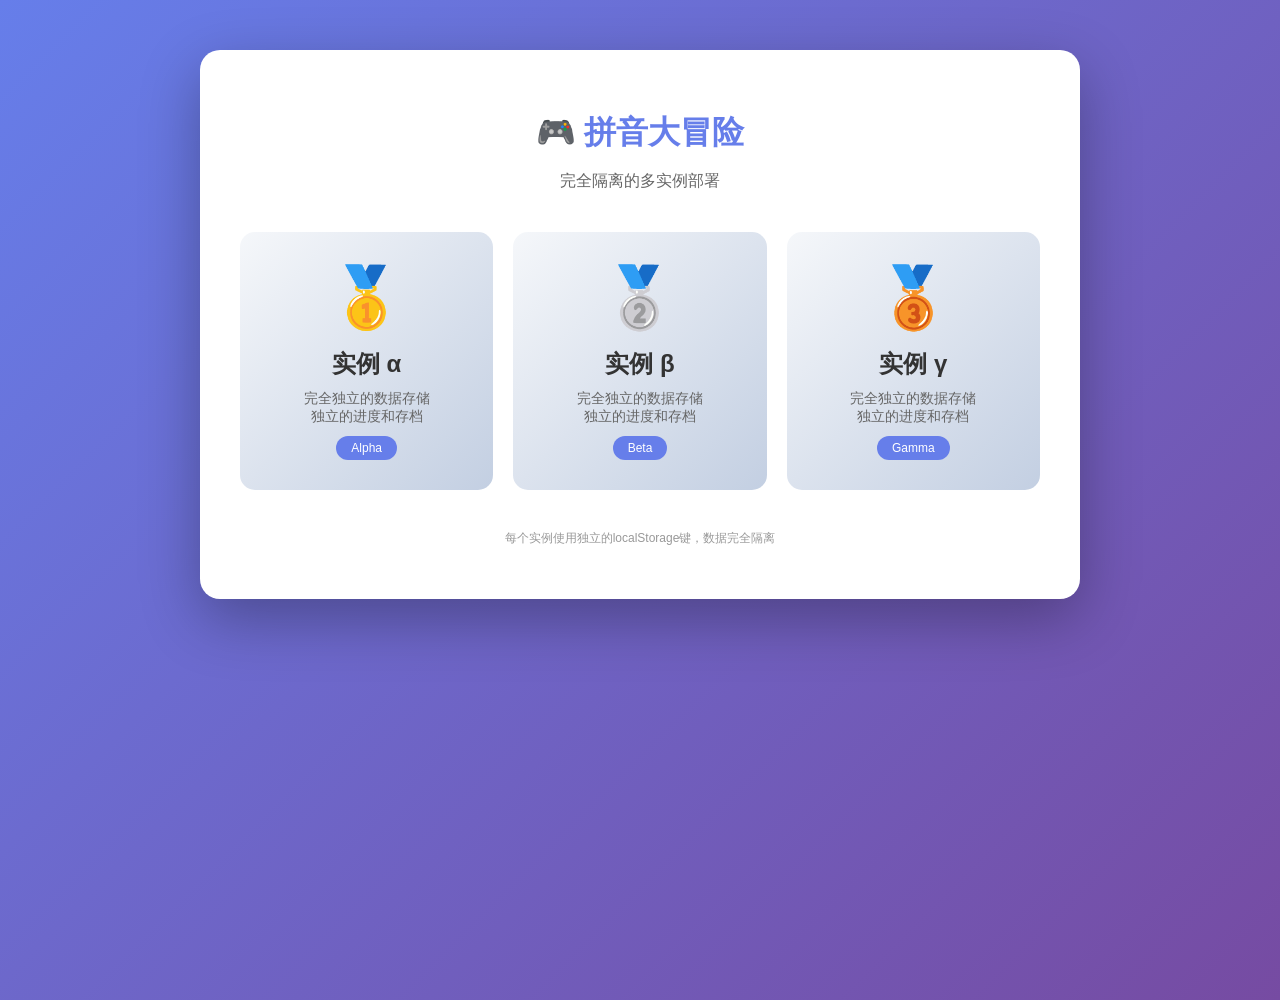
<file: instances/index.html>
<!DOCTYPE html>
<html>
<head>
    <meta charset="UTF-8">
    <title>拼音大冒险 - 多实例部署</title>
    <style>
        body { font-family: Arial, sans-serif; text-align: center; padding: 50px; background: linear-gradient(135deg, #667eea 0%, #764ba2 100%); min-height: 100vh; margin: 0; }
        .container { max-width: 800px; margin: 0 auto; background: white; padding: 40px; border-radius: 20px; box-shadow: 0 20px 60px rgba(0,0,0,0.3); }
        h1 { color: #667eea; margin-bottom: 10px; }
        .subtitle { color: #666; margin-bottom: 40px; }
        .instances { display: grid; grid-template-columns: repeat(3, 1fr); gap: 20px; }
        .instance-card { background: linear-gradient(135deg, #f5f7fa 0%, #c3cfe2 100%); padding: 30px; border-radius: 15px; text-decoration: none; color: #333; transition: transform 0.3s, box-shadow 0.3s; }
        .instance-card:hover { transform: translateY(-5px); box-shadow: 0 10px 30px rgba(0,0,0,0.2); }
        .instance-icon { font-size: 60px; margin-bottom: 15px; }
        .instance-name { font-size: 24px; font-weight: bold; margin-bottom: 10px; }
        .instance-desc { font-size: 14px; color: #666; }
        .badge { display: inline-block; background: #667eea; color: white; padding: 5px 15px; border-radius: 20px; font-size: 12px; margin-top: 10px; }
    </style>
</head>
<body>
    <div class="container">
        <h1>🎮 拼音大冒险</h1>
        <p class="subtitle">完全隔离的多实例部署</p>
        
        <div class="instances">
            <a href="alpha.html" class="instance-card">
                <div class="instance-icon">🥇</div>
                <div class="instance-name">实例 α</div>
                <div class="instance-desc">完全独立的数据存储<br>独立的进度和存档</div>
                <span class="badge">Alpha</span>
            </a>
            
            <a href="beta.html" class="instance-card">
                <div class="instance-icon">🥈</div>
                <div class="instance-name">实例 β</div>
                <div class="instance-desc">完全独立的数据存储<br>独立的进度和存档</div>
                <span class="badge">Beta</span>
            </a>
            
            <a href="gamma.html" class="instance-card">
                <div class="instance-icon">🥉</div>
                <div class="instance-name">实例 γ</div>
                <div class="instance-desc">完全独立的数据存储<br>独立的进度和存档</div>
                <span class="badge">Gamma</span>
            </a>
        </div>
        
        <p style="margin-top: 40px; color: #999; font-size: 12px;">
            每个实例使用独立的localStorage键，数据完全隔离
        </p>
    </div>
</body>
</html>
</file>
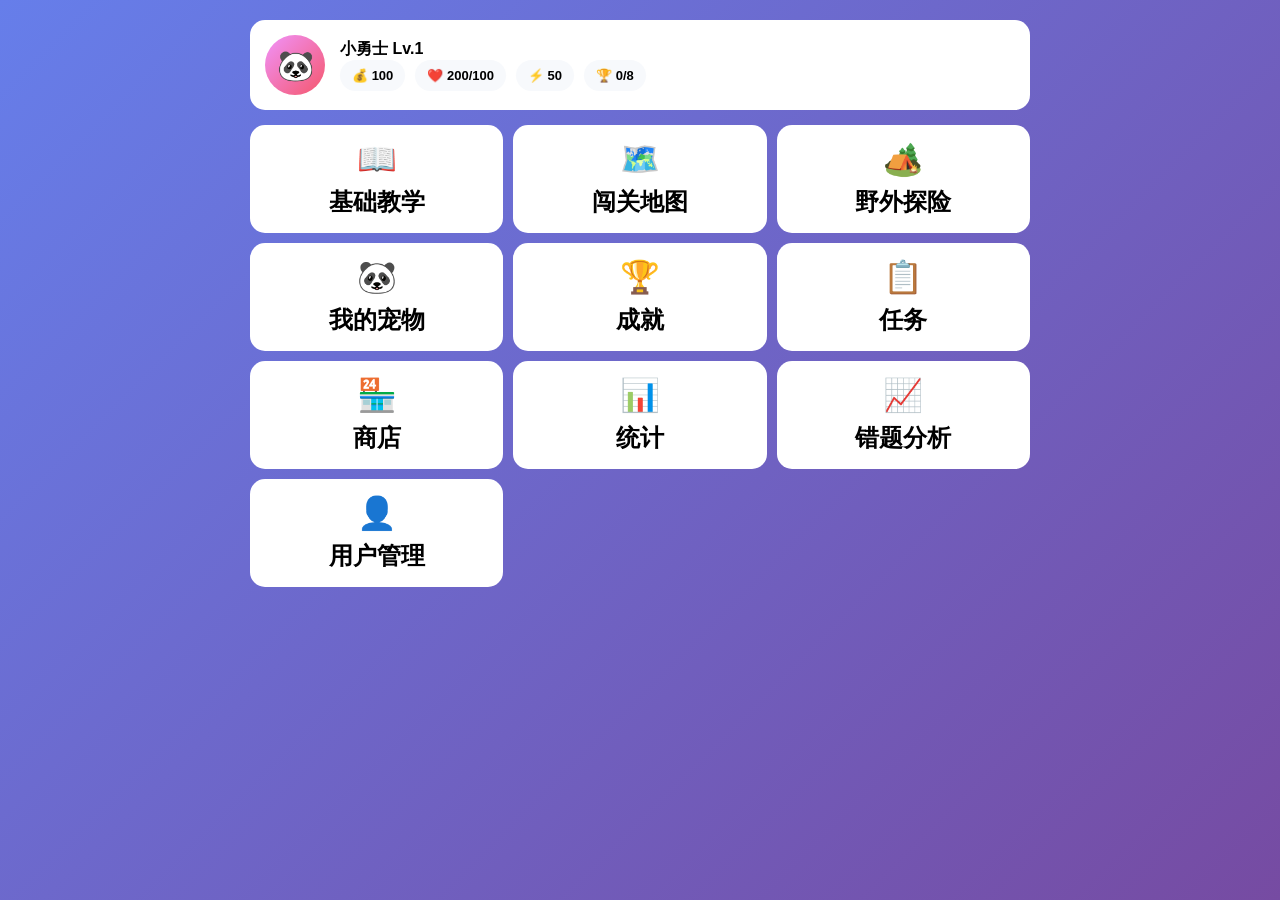
<file: index-v6.html>
<!DOCTYPE html>
<html lang="zh-CN">
<head>
    <meta charset="UTF-8">
    <meta name="viewport" content="width=device-width, initial-scale=1.0, maximum-scale=1.0, user-scalable=no">
    <title>拼音大冒险 v6.7.3 - 修复用户切换</title>
    <style>
        /* ===== 基础样式（v6.3完整样式） ===== */
        * { margin: 0; padding: 0; box-sizing: border-box; }
        body { font-family: 'PingFang SC', 'Microsoft YaHei', sans-serif; background: linear-gradient(135deg, #667eea 0%, #764ba2 100%); min-height: 100vh; padding: 10px; }
        .game-container { max-width: 800px; margin: 0 auto; padding: 10px; }
        .header { background: white; border-radius: 15px; padding: 15px; margin-bottom: 15px; }
        .player-info { display: flex; align-items: center; gap: 15px; }
        .avatar { width: 60px; height: 60px; border-radius: 50%; background: linear-gradient(135deg, #f093fb 0%, #f5576c 100%); display: flex; align-items: center; justify-content: center; font-size: 30px; cursor: pointer; }
        .stats { display: flex; gap: 10px; flex-wrap: wrap; }
        .stat-item { background: #F7F9FC; padding: 8px 12px; border-radius: 20px; font-size: 13px; font-weight: bold; }
        .main-menu { display: grid; grid-template-columns: repeat(3, 1fr); gap: 10px; }
        .menu-card { background: white; border-radius: 15px; padding: 15px 10px; text-align: center; cursor: pointer; }
        .menu-card .icon { font-size: 32px; margin-bottom: 8px; }
        .page { background: white; border-radius: 20px; padding: 20px; min-height: 500px; }
        .hidden { display: none !important; }
        .btn { background: linear-gradient(135deg, #667eea 0%, #764ba2 100%); color: white; border: none; padding: 15px; border-radius: 25px; font-size: 16px; font-weight: bold; cursor: pointer; width: 100%; margin: 10px 0; }
        .btn-secondary { background: #F7F9FC; color: #2C3E50; }
        .voice-btn { background: #4CAF50; color: white; border: none; width: 40px; height: 40px; border-radius: 50%; cursor: pointer; font-size: 20px; margin-left: 10px; vertical-align: middle; }
        
        /* 动画效果 */
        @keyframes attackRight { 0% { transform: translateX(0) scale(1); } 30% { transform: translateX(-20px) scale(1.1); } 50% { transform: translateX(30px) scale(1.2); } 100% { transform: translateX(0) scale(1); } }
        @keyframes attackLeft { 0% { transform: translateX(0) scale(1); } 30% { transform: translateX(20px) scale(1.1); } 50% { transform: translateX(-30px) scale(1.2); } 100% { transform: translateX(0) scale(1); } }
        @keyframes shake { 0%, 100% { transform: translateX(0); } 10%, 30%, 50%, 70%, 90% { transform: translateX(-10px); } 20%, 40%, 60%, 80% { transform: translateX(10px); } }
        @keyframes damageFloat { 0% { opacity: 1; transform: translateY(0) scale(1); } 50% { transform: translateY(-30px) scale(1.3); } 100% { opacity: 0; transform: translateY(-60px) scale(1); } }
        @keyframes victoryBounce { 0%, 100% { transform: scale(1) rotate(0); } 25% { transform: scale(1.2) rotate(-10deg); } 50% { transform: scale(1.3) rotate(10deg); } 75% { transform: scale(1.2) rotate(-5deg); } }
        @keyframes starPop { 0% { transform: scale(0) rotate(0); opacity: 0; } 50% { transform: scale(1.5) rotate(180deg); opacity: 1; } 100% { transform: scale(1) rotate(360deg); opacity: 1; } }
        @keyframes coinSpin { 0% { transform: rotateY(0) scale(1); } 50% { transform: rotateY(360deg) scale(1.5); } 100% { transform: rotateY(720deg) scale(1); } }
        @keyframes pulse { 0%, 100% { transform: scale(1); box-shadow: 0 0 0 0 rgba(255,152,0,0.7); } 50% { transform: scale(1.05); box-shadow: 0 0 0 15px rgba(255,152,0,0); } }
        
        .attack-right { animation: attackRight 0.5s ease; }
        .attack-left { animation: attackLeft 0.5s ease; }
        .shake { animation: shake 0.5s ease; }
        .victory { animation: victoryBounce 1s ease; }
        .star-pop { animation: starPop 0.6s ease; }
        .coin-spin { animation: coinSpin 1.5s ease; }
        
        .damage-number { position: fixed; font-size: 36px; font-weight: bold; color: #ff4444; text-shadow: 2px 2px 4px rgba(0,0,0,0.5); animation: damageFloat 1s ease-out forwards; pointer-events: none; z-index: 1000; }
        .coin-reward { position: fixed; top: 50%; left: 50%; transform: translate(-50%, -50%); font-size: 48px; font-weight: bold; color: #FFD700; text-shadow: 3px 3px 6px rgba(0,0,0,0.5); animation: coinSpin 1.5s ease; z-index: 1000; pointer-events: none; }
        
        /* 关卡地图 */
        .level-map { display: flex; flex-direction: column; gap: 20px; margin: 20px 0; }
        .level-row { display: flex; justify-content: center; gap: 15px; flex-wrap: wrap; }
        .level-node { width: 70px; height: 70px; border-radius: 50%; display: flex; flex-direction: column; align-items: center; justify-content: center; font-size: 12px; font-weight: bold; cursor: pointer; transition: all 0.3s; box-shadow: 0 4px 10px rgba(0,0,0,0.2); }
        .level-node:active { transform: scale(0.95); }
        .level-node.locked { background: #ccc; color: #666; }
        .level-node.current { background: linear-gradient(135deg, #FF9800, #F57C00); color: white; animation: pulse 2s infinite; }
        .level-node.completed { background: #4CAF50; color: white; }
        .level-node.boss { background: linear-gradient(135deg, #f44336, #d32f2f); color: white; }
        
        .learning-tabs { display: flex; gap: 10px; margin: 15px 0; overflow-x: auto; }
        .learning-tab { padding: 10px 15px; background: #F7F9FC; border-radius: 20px; cursor: pointer; }
        .learning-tab.active { background: linear-gradient(135deg, #667eea 0%, #764ba2 100%); color: white; }
        .pinyin-grid { display: grid; grid-template-columns: repeat(4, 1fr); gap: 10px; margin: 15px 0; }
        .pinyin-card { padding: 15px; background: #f8f9fa; border-radius: 10px; text-align: center; font-size: 20px; font-weight: bold; color: #667eea; cursor: pointer; transition: all 0.2s; }
        .pinyin-card:active { transform: scale(0.95); background: #667eea; color: white; }
        
        .quiz-header { display: flex; justify-content: space-between; align-items: center; margin-bottom: 15px; }
        .progress-bar { height: 10px; background: #e0e0e0; border-radius: 5px; overflow: hidden; margin: 10px 0; }
        .progress-fill { height: 100%; background: linear-gradient(135deg, #667eea 0%, #764ba2 100%); border-radius: 5px; transition: width 0.3s; }
        .question-display { font-size: 56px; text-align: center; margin: 20px 0; color: #667eea; font-weight: bold; }
        .options-grid { display: grid; grid-template-columns: 1fr 1fr; gap: 12px; margin: 15px 0; }
        .option-btn { padding: 18px; background: #F7F9FC; border: 3px solid transparent; border-radius: 15px; font-size: 22px; cursor: pointer; font-weight: bold; }
        .option-btn.correct { background: linear-gradient(135deg, #4CAF50, #45a049) !important; animation: correctPulse 0.5s ease; }
        .option-btn.wrong { background: linear-gradient(135deg, #f44336, #d32f2f) !important; animation: wrongShake 0.5s ease; }
        @keyframes correctPulse { 0% { transform: scale(1); box-shadow: 0 0 0 0 rgba(76, 175, 80, 0.7); } 50% { transform: scale(1.05); box-shadow: 0 0 20px 10px rgba(76, 175, 80, 0); } 100% { transform: scale(1); } }
        @keyframes wrongShake { 0%, 100% { transform: translateX(0); } 20% { transform: translateX(-10px); } 40% { transform: translateX(10px); } 60% { transform: translateX(-10px); } 80% { transform: translateX(10px); } }
        
        .battle-arena { background: linear-gradient(135deg, #1a1a2e 0%, #16213e 100%); border-radius: 20px; padding: 20px; margin: 15px 0; color: white; position: relative; overflow: hidden; }
        .battle-characters { display: flex; justify-content: space-between; align-items: center; margin-bottom: 20px; }
        .character { text-align: center; }
        .character-avatar { font-size: 60px; }
        .hp-bar { width: 100px; height: 10px; background: #333; border-radius: 5px; margin: 5px auto; overflow: hidden; }
        .hp-fill { height: 100%; background: #4CAF50; border-radius: 5px; transition: width 0.3s; }
        .battle-log { background: rgba(255,255,255,0.1); padding: 15px; border-radius: 10px; min-height: 80px; margin-bottom: 15px; font-size: 14px; }
        
        .pet-avatar { text-align: center; font-size: 80px; margin: 10px 0; }
        .pet-stats { display: grid; grid-template-columns: 1fr 1fr; gap: 10px; margin: 15px 0; }
        .pet-stat { background: #F7F9FC; padding: 15px; border-radius: 15px; text-align: center; }
        .pet-stat-value { font-size: 24px; font-weight: bold; color: #667eea; margin-top: 5px; }
        
        .map-location { background: linear-gradient(135deg, #667eea 0%, #764ba2 100%); color: white; padding: 15px; border-radius: 15px; margin: 8px 0; display: flex; justify-content: space-between; align-items: center; cursor: pointer; }
        .shop-tabs { display: flex; gap: 8px; margin-bottom: 15px; overflow-x: auto; }
        .shop-tab { padding: 8px 15px; background: #F7F9FC; border-radius: 20px; cursor: pointer; }
        .shop-tab.active { background: linear-gradient(135deg, #667eea 0%, #764ba2 100%); color: white; }
        .shop-item { background: #F7F9FC; padding: 12px; border-radius: 12px; display: flex; justify-content: space-between; align-items: center; margin-bottom: 10px; }
        .shop-item-btn { background: #667eea; color: white; border: none; padding: 8px 15px; border-radius: 15px; font-size: 12px; cursor: pointer; }
        
        .stats-grid { display: grid; grid-template-columns: 1fr 1fr; gap: 10px; margin-top: 15px; }
        .stats-card { background: #F7F9FC; border-radius: 15px; padding: 15px; text-align: center; }
        .stats-value { font-size: 28px; font-weight: bold; color: #667eea; margin: 5px 0; }
        .calendar { display: grid; grid-template-columns: repeat(7, 1fr); gap: 5px; margin-top: 15px; }
        .calendar-day { aspect-ratio: 1; background: #F7F9FC; border-radius: 8px; display: flex; align-items: center; justify-content: center; font-size: 12px; }
        .calendar-day.checked { background: #4CAF50; color: white; }
        
        /* ===== v6.4 新增：成就系统 ===== */
        .achievement-card { background: linear-gradient(135deg, #FFD700, #FFA500); border-radius: 15px; padding: 15px; margin: 10px 0; display: flex; align-items: center; gap: 15px; box-shadow: 0 4px 15px rgba(255, 215, 0, 0.3); }
        .achievement-card.locked { background: #e0e0e0; opacity: 0.7; }
        .achievement-icon { font-size: 40px; }
        .achievement-info { flex: 1; }
        .achievement-name { font-weight: bold; font-size: 16px; margin-bottom: 5px; }
        .achievement-desc { font-size: 12px; color: #666; }
        .achievement-reward { background: white; padding: 5px 15px; border-radius: 20px; font-size: 14px; font-weight: bold; color: #FF6B35; }
        .achievement-progress { margin-top: 8px; }
        .progress-text { font-size: 12px; color: #666; text-align: right; }
        
        /* ===== v6.4 新增：任务系统 ===== */
        .task-card { background: #F7F9FC; border-radius: 15px; padding: 15px; margin: 10px 0; border-left: 5px solid #667eea; }
        .task-card.completed { border-left-color: #4CAF50; background: #e8f5e9; }
        .task-header { display: flex; justify-content: space-between; align-items: center; margin-bottom: 10px; }
        .task-title { font-weight: bold; font-size: 16px; }
        .task-reward { background: #FFD700; color: #333; padding: 3px 10px; border-radius: 15px; font-size: 12px; font-weight: bold; }
        .task-desc { font-size: 14px; color: #666; margin-bottom: 10px; }
        .task-progress-bar { height: 8px; background: #e0e0e0; border-radius: 4px; overflow: hidden; }
        .task-progress-fill { height: 100%; background: linear-gradient(90deg, #667eea, #764ba2); border-radius: 4px; transition: width 0.3s; }
        .task-btn { background: #4CAF50; color: white; border: none; padding: 8px 20px; border-radius: 20px; font-size: 14px; cursor: pointer; margin-top: 10px; }
        .task-btn:disabled { background: #ccc; }
        
        .daily-tasks-title { font-size: 18px; font-weight: bold; color: #667eea; margin: 20px 0 10px; padding-bottom: 10px; border-bottom: 2px solid #667eea; }
        .refresh-time { font-size: 12px; color: #999; text-align: center; margin-top: 10px; }
    </style>
</head>
<body>
    <div class="game-container">
        <!-- 头部 -->
        <div class="header">
            <div class="player-info">
                <div class="avatar" onclick="showPage('pet')">🐼</div>
                <div>
                    <div style="font-weight: bold;">拼音小勇士 Lv.<span id="playerLevel">1</span></div>
                    <div class="stats">
                        <div class="stat-item">💰 <span id="coins">100</span></div>
                        <div class="stat-item">❤️ <span id="hp">100</span>/<span id="maxHp">100</span></div>
                        <div class="stat-item">⚡ <span id="energy">50</span></div>
                        <div class="stat-item">🏆 <span id="achievementCount">0</span>/<span id="totalAchievements">8</span></div>
                    </div>
                </div>
            </div>
        </div>

        <!-- 主菜单 -->
        <div id="mainMenu" class="main-menu">
            <div class="menu-card" onclick="goToLearning()"><div class="icon">📖</div><h2>基础教学</h2></div>
            <div class="menu-card" onclick="goToLevelMap()"><div class="icon">🗺️</div><h2>闯关地图</h2></div>
            <div class="menu-card" onclick="goToMap()"><div class="icon">🏕️</div><h2>野外探险</h2></div>
            <div class="menu-card" onclick="showPage('pet')"><div class="icon">🐼</div><h2>我的宠物</h2></div>
            <div class="menu-card" onclick="showPage('achievements')"><div class="icon">🏆</div><h2>成就</h2></div>
            <div class="menu-card" onclick="showPage('tasks')"><div class="icon">📋</div><h2>任务</h2></div>
            <div class="menu-card" onclick="showPage('shop')"><div class="icon">🏪</div><h2>商店</h2></div>
            <div class="menu-card" onclick="showPage('stats')"><div class="icon">📊</div><h2>统计</h2></div>
            <div class="menu-card" onclick="showErrorAnalysis()"><div class="icon">📈</div><h2>错题分析</h2></div>
            <div class="menu-card" onclick="showUserManager()"><div class="icon">👤</div><h2>用户管理</h2></div>
        </div>

        <!-- 基础教学 -->
        <div id="learning" class="page hidden">
            <button class="btn btn-secondary" onclick="showMainMenu()">← 返回</button>
            <h2 style="text-align: center; margin: 10px 0;">📖 基础教学</h2>
            <div style="background: #FFF3E0; border-radius: 10px; padding: 10px; margin-bottom: 10px; font-size: 13px; color: #E65100; text-align: center;">
                🔊 首次使用请点击任意拼音激活语音功能
            </div>
            <div class="learning-tabs">
                <div class="learning-tab active" id="tab1" onclick="showInitial()">声母(23)</div>
                <div class="learning-tab" id="tab2" onclick="showFinal()">韵母(24)</div>
                <div class="learning-tab" id="tab3" onclick="showWhole()">整体认读(16)</div>
                <div class="learning-tab" id="tab4" onclick="showTones()">声调(160)</div>
                <div class="learning-tab" id="tab5" onclick="showBlend()">拼读训练</div>
                <div class="learning-tab" id="tab6" onclick="showWords()">词语拼音</div>
            </div>
            <p style="text-align: center; color: #666; font-size: 14px; margin-bottom: 10px;">👆 点击任意拼音听发音</p>
            <div id="learningContent"></div>
        </div>

        <!-- 关卡地图 -->
        <div id="levelMap" class="page hidden">
            <button class="btn btn-secondary" onclick="showMainMenu()">← 返回</button>
            <h2 style="text-align: center; margin: 10px 0;">🗺️ 闯关地图</h2>
                        <div style="background: #E3F2FD; border-radius: 10px; padding: 10px; margin-bottom: 15px; font-size: 13px; color: #1565C0; text-align: center;">
                🔊 点击 🔊 按钮或使用自动语音朗读
            </div>每关3道题，通关解锁下一关，BOSS关有奖励！</p>
            <div class="level-map" id="levelMapContainer"></div>
        </div>

        <!-- 答题界面 -->
        <div id="game" class="page hidden">
            <div class="quiz-header">
                <button class="btn btn-secondary" onclick="goToLevelMap()" style="width: auto; padding: 10px 15px;">← 返回地图</button>
                <span style="font-size: 16px; font-weight: bold;"><span id="currentQ">1</span>/<span id="totalQ">3</span></span>
                <span style="font-size: 14px; color: #666;">关卡 <span id="currentLevel">1</span></span>
            </div>
            <div class="progress-bar"><div class="progress-fill" id="progressFill" style="width: 33%"></div></div>
            
            <div class="question-display" id="questionDisplay">
                b
                <button class="voice-btn" onclick="speakCurrent()">🔊</button>
            </div>
            
            <div class="options-grid" id="optionsGrid"></div>
        </div>

        <!-- 野外探险 -->
        <div id="map" class="page hidden">
            <button class="btn btn-secondary" onclick="showMainMenu()">← 返回</button>
            <h2 style="text-align: center; margin: 10px 0;">🏕️ 野外探险</h2>
            
            <div class="map-location" onclick="explore('forest')">
                <div>🌲 神秘森林</div>
                <div style="font-size: 12px;">⚡10 | 怪物: 30% | 奖励: 10-30💰</div>
            </div>
            
            <div class="map-location" onclick="explore('desert')">
                <div>🏜️ 炎热沙漠</div>
                <div style="font-size: 12px;">⚡15 | 怪物: 50% | 奖励: 20-50💰</div>
            </div>
            
            <div class="map-location" onclick="explore('ocean')">
                <div>🌊 深海秘境</div>
                <div style="font-size: 12px;">⚡20 | 怪物: 70% | 奖励: 30-80💰</div>
            </div>
            
            <div class="map-location" onclick="explore('volcano')">
                <div>🌋 烈焰火山</div>
                <div style="font-size: 12px;">⚡30 | BOSS战 | 奖励: 100-200💰</div>
            </div>
        </div>

        <!-- 战斗系统 -->
        <div id="battle" class="page hidden">
            <div class="battle-arena">
                <h3 style="text-align: center; margin-bottom: 15px;">⚔️ 遭遇战斗！答对攻击，答错受伤</h3>
                
                <div class="battle-characters">
                    <div class="character" id="playerChar">
                        <div class="character-avatar">🐼</div>
                        <div style="font-size: 14px;">拼音小熊猫</div>
                        <div class="hp-bar"><div class="hp-fill" id="playerHpBar" style="width: 100%"></div></div>
                        <div id="playerHpText" style="font-size: 12px;">100/100</div>
                    </div>
                    
                    <div style="font-size: 30px; font-weight: bold;">VS</div>
                    
                    <div class="character" id="enemyChar">
                        <div class="character-avatar" id="enemyAvatar">👹</div>
                        <div id="enemyName" style="font-size: 14px;">小怪物</div>
                        <div class="hp-bar"><div class="hp-fill" id="enemyHpBar" style="width: 100%; background: #f44336;"></div></div>
                        <div id="enemyHpText" style="font-size: 12px;">50/50</div>
                    </div>
                </div>
                
                <div class="battle-log" id="battleLog">战斗开始！请回答拼音问题来攻击！</div>
            </div>
            
            <div id="battleQuestion">
                <div class="question-display" id="battleQDisplay" style="font-size: 56px; margin: 15px 0;"></div>
                <div class="options-grid" id="battleOptions"></div>
            </div>
        </div>

        <!-- 宠物 -->
        <div id="pet" class="page hidden">
            <button class="btn btn-secondary" onclick="showMainMenu()">← 返回</button>
            <h2 style="text-align: center; margin: 10px 0;">🐼 我的宠物</h2>
            <div class="pet-avatar">🐼</div>
            <div style="text-align: center; margin-bottom: 15px;"><h3>拼音小熊猫</h3></div>
            
            <div class="pet-stats">
                <div class="pet-stat"><div>⚔️ 攻击</div><div class="pet-stat-value" id="petAttack">10</div></div>
                <div class="pet-stat"><div>🛡️ 防御</div><div class="pet-stat-value" id="petDefense">5</div></div>
                <div class="pet-stat"><div>❤️ 生命</div><div class="pet-stat-value" id="petHP">100</div></div>
                <div class="pet-stat"><div>⚡ 体力</div><div class="pet-stat-value" id="petEnergy">50</div></div>
            </div>
        </div>

        <!-- 用户管理 -->
        <div id="userManager" class="page hidden">
            <button class="btn btn-secondary" onclick="showMainMenu()">← 返回</button>
            <h2 style="text-align: center; margin: 10px 0;">👤 用户管理</h2>
            
            <!-- 当前用户信息 -->
            <div style="background: linear-gradient(135deg, #667eea, #764ba2); border-radius: 15px; padding: 20px; margin-bottom: 20px; color: white; text-align: center;">
                <div id="currentUserAvatar" style="font-size: 64px; margin-bottom: 10px;">🐼</div>
                <div id="currentUserName" style="font-size: 24px; font-weight: bold; margin-bottom: 5px;">小勇士</div>
                <div style="font-size: 14px; opacity: 0.9;">当前用户</div>
                <button class="btn" onclick="showEditUserModal()" style="margin-top: 15px; width: auto; padding: 10px 20px; background: white; color: #667eea;">✏️ 编辑资料</button>
            </div>
            
            <!-- 用户列表 -->
            <h3 style="margin: 20px 0 15px; color: #333;">📋 用户列表</h3>
            <div id="userList"></div>
            
            <!-- 添加用户按钮 -->
            <button class="btn" onclick="showAddUserModal()" style="margin-top: 20px;">➕ 添加新用户</button>
        </div>

        <!-- 编辑用户弹窗 -->
        <div id="editUserModal" style="display: none; position: fixed; top: 0; left: 0; width: 100%; height: 100%; background: rgba(0,0,0,0.5); z-index: 10000; justify-content: center; align-items: center;">
            <div style="background: white; border-radius: 20px; padding: 30px; max-width: 400px; width: 90%; max-height: 80vh; overflow-y: auto;">
                <h3 style="text-align: center; margin-bottom: 20px;">✏️ 编辑用户资料</h3>
                
                <!-- 头像选择 -->
                <div style="margin-bottom: 20px;">
                    <label style="display: block; margin-bottom: 10px; font-weight: bold;">选择头像：</label>
                    <div id="avatarSelector" style="display: grid; grid-template-columns: repeat(5, 1fr); gap: 10px;"></div>
                </div>
                
                <!-- 姓名输入 -->
                <div style="margin-bottom: 20px;">
                    <label style="display: block; margin-bottom: 10px; font-weight: bold;">用户姓名：</label>
                    <input type="text" id="editUserNameInput" style="width: 100%; padding: 15px; border: 2px solid #ddd; border-radius: 10px; font-size: 16px;" placeholder="请输入姓名" maxlength="10">
                </div>
                
                <div style="display: grid; grid-template-columns: 1fr 1fr; gap: 15px;">
                    <button class="btn btn-secondary" onclick="hideEditUserModal()">取消</button>
                    <button class="btn" onclick="saveUserEdit()">保存</button>
                </div>
            </div>
        </div>

        <!-- 成就系统 -->
        <div id="achievements" class="page hidden">
            <button class="btn btn-secondary" onclick="showMainMenu()">← 返回</button>
            <h2 style="text-align: center; margin: 10px 0;">🏆 成就系统</h2>
            
            <div style="text-align: center; background: linear-gradient(135deg, #FFD700, #FFA500); padding: 15px; border-radius: 15px; margin-bottom: 20px; color: white;">
                <div style="font-size: 32px; font-weight: bold;"><span id="myAchievements">0</span> / <span id="totalAchievementsDisplay">8</span></div>
                <div style="font-size: 14px;">已解锁成就</div>
            </div>
            
            <div id="achievementsList"></div>
        </div>

        <!-- 任务系统 -->
        <div id="tasks" class="page hidden">
            <button class="btn btn-secondary" onclick="showMainMenu()">← 返回</button>
            <h2 style="text-align: center; margin: 10px 0;">📋 每日任务</h2>
            
            <div style="text-align: center; background: #F7F9FC; padding: 15px; border-radius: 15px; margin-bottom: 15px;">
                <div style="font-size: 14px; color: #666;">完成任务获得丰厚奖励！</div>
                <div style="font-size: 20px; font-weight: bold; color: #667eea; margin-top: 5px;">今日进度: <span id="tasksCompleted">0</span>/<span id="totalTasks">5</span></div>
            </div>
            
            <div id="tasksList"></div>
            
            <div class="refresh-time">🔄 任务每日0点刷新</div>
        </div>

        <!-- 商店 -->
        <div id="shop" class="page hidden">
            <button class="btn btn-secondary" onclick="showMainMenu()">← 返回</button>
            <h2 style="text-align: center; margin: 10px 0;">🏪 商店</h2>
            <div style="text-align: center; background: #F7F9FC; padding: 12px; border-radius: 15px; margin-bottom: 12px;"><div style="font-size: 20px; font-weight: bold; color: #667eea;">💰 <span id="shopCoins">100</span></div></div>
            
            <div class="shop-tabs">
                <div class="shop-tab active" onclick="showShopTab('weapons')">⚔️ 武器</div>
                <div class="shop-tab" onclick="showShopTab('armor')">🛡️ 防具</div>
                <div class="shop-tab" onclick="showShopTab('items')">🧪 药水</div>
            </div>
            <div id="shopContent"></div>
        </div>

        <!-- 统计 -->
        <div id="stats" class="page hidden">
            <button class="btn btn-secondary" onclick="showMainMenu()">← 返回</button>
            <h2 style="text-align: center; margin: 10px 0;">📊 统计</h2>
            <div class="stats-grid">
                <div class="stats-card"><div>🎯 正确率</div><div class="stats-value" id="accuracy">0%</div></div>
                <div class="stats-card"><div>🏆 通关</div><div class="stats-value" id="completedLevels">0</div></div>
                <div class="stats-card"><div>⚔️ 胜利</div><div class="stats-value" id="battleWins">0</div></div>
                <div class="stats-card"><div>🔥 连续</div><div class="stats-value" id="streak">0</div></div>
            </div>
            <div class="calendar" id="calendar"></div>
            <button class="btn" onclick="checkIn()">今日打卡 +50💰</button>
        </div>
    </div>

    <script>
        // 完整拼音数据
        var pinyinData = {
            initial: ['b','p','m','f','d','t','n','l','g','k','h','j','q','x','zh','ch','sh','r','z','c','s','y','w'],
            initialNames: ['玻','坡','摸','佛','得','特','讷','勒','哥','科','喝','基','欺','希','知','吃','诗','日','资','雌','思','医','巫'],
            final: ['a','o','e','i','u','ü','ai','ei','ui','ao','ou','iu','ie','üe','er','an','en','in','un','ün','ang','eng','ing','ong'],
            finalNames: ['啊','哦','鹅','衣','乌','迂','哀','诶','威','熬','欧','优','耶','约','儿','安','恩','因','温','晕','昂','亨','英','雍'],
            whole: ['zhi','chi','shi','ri','zi','ci','si','yi','wu','yu','ye','yue','yuan','yin','yun','ying'],
            wholeNames: ['知','吃','诗','日','资','雌','思','衣','乌','迂','耶','约','冤','因','晕','英']
        };
        
        // 生成题库
        var questionBank = [];
        for (var i = 0; i < 100; i++) {
            var type = i % 3;
            var data, names;
            if (type === 0) { data = pinyinData.initial; names = pinyinData.initialNames; }
            else if (type === 1) { data = pinyinData.final; names = pinyinData.finalNames; }
            else { data = pinyinData.whole; names = pinyinData.wholeNames; }
            var idx = Math.floor(Math.random() * data.length);
            var q = data[idx], a = names[idx];
            var options = [a];
            while (options.length < 4) {
                var r = names[Math.floor(Math.random() * names.length)];
                if (options.indexOf(r) === -1) options.push(r);
            }
            options.sort(function() { return Math.random() - 0.5; });
            questionBank.push({ q: q, a: a, options: options });
        }
        
        // 15关数据
        var levels = [];
        for (var i = 1; i <= 15; i++) {
            levels.push({ id: i, name: '第' + i + '关', isBoss: i % 5 === 0, completed: false, locked: i > 1 });
        }
        
        // 怪物数据
        var monsters = {
            forest: [{name: '小蘑菇', emoji: '🍄', hp: 25, attack: 8}, {name: '小树苗', emoji: '🌱', hp: 20, attack: 6}],
            desert: [{name: '蝎子', emoji: '🦂', hp: 40, attack: 12}, {name: '沙漠蛇', emoji: '🐍', hp: 35, attack: 10}],
            ocean: [{name: '螃蟹', emoji: '🦀', hp: 50, attack: 15}, {name: '章鱼', emoji: '🐙', hp: 45, attack: 14}],
            volcano: [{name: '火蜥蜴', emoji: '🦎', hp: 90, attack: 22}, {name: '炎魔', emoji: '👺', hp: 180, attack: 35}]
        };
        
        // ===== 成就系统数据 =====
        var achievements = [
            { id: 'first_win', name: '初次胜利', desc: '首次通关任意关卡', icon: '🏆', reward: 50, condition: function() { return completedLevels >= 1; }, unlocked: false },
            { id: 'level_master', name: '闯关达人', desc: '通关5个关卡', icon: '⭐', reward: 100, condition: function() { return completedLevels >= 5; }, unlocked: false },
            { id: 'level_king', name: '闯关王者', desc: '通关全部15关', icon: '👑', reward: 500, icon: '👑', reward: 500, condition: function() { return completedLevels >= 15; }, unlocked: false },
            { id: 'battle_hero', name: '战斗英雄', desc: '赢得5场战斗胜利', icon: '⚔️', reward: 100, condition: function() { return battleWins >= 5; }, unlocked: false },
            { id: 'rich', name: '小有积蓄', desc: '拥有500金币', icon: '💰', reward: 50, condition: function() { return coins >= 500; }, unlocked: false },
            { id: 'streak_3', name: '坚持不懈', desc: '连续打卡3天', icon: '🔥', reward: 100, condition: function() { return streak >= 3; }, unlocked: false },
            { id: 'shopaholic', name: '购物达人', desc: '购买5件商品', icon: '🛍️', reward: 100, condition: function() { return ownedItems.length >= 5; }, unlocked: false },
            { id: 'perfect', name: '完美答题', desc: '一关中3题全对', icon: '💯', reward: 50, condition: function() { return perfectLevels > 0; }, unlocked: false }
        ];
        var perfectLevels = 0;
        
        // ===== 任务系统数据 =====
        var dailyTasks = [
            { id: 'task_login', name: '每日登录', desc: '登录游戏即可领取', reward: 20, progress: 1, target: 1, completed: true, claimed: false },
            { id: 'task_practice', name: '练习拼音', desc: '完成1次基础教学', reward: 30, progress: 0, target: 1, completed: false, claimed: false },
            { id: 'task_level', name: '闯关挑战', desc: '通关1个关卡', reward: 50, progress: 0, target: 1, completed: false, claimed: false },
            { id: 'task_explore', name: '野外探险', desc: '进行1次野外探险', reward: 40, progress: 0, target: 1, completed: false, claimed: false },
            { id: 'task_checkin', name: '每日打卡', desc: '完成今日打卡', reward: 50, progress: 0, target: 1, completed: false, claimed: false }
        ];
        
        // 游戏数据
        var playerLevel = 1, coins = 100, hp = 100, maxHp = 100, energy = 50, exp = 0;
        var petAttack = 10, petDefense = 5, battleWins = 0, completedLevels = 0;
        var currentLevel = 1, currentQuestionInLevel = 1, questionsInLevel = [];
        var totalCorrect = 0, totalWrong = 0, streak = 0, checkedIn = false;
        var inBattle = false, currentEnemy = null, currentBattleQuestion = null;
        var ownedItems = [];
        
        // ========== v6.7 多用户管理系统 ==========
        var currentUserId = null;
        var users = {}; // 存储所有用户数据
        var errorLog = []; // 错误记录
        
        // 可选头像列表
        var avatarOptions = ['🐼', '🐯', '🦁', '🐶', '🐱', '🐰', '🦊', '🐸', '🐙', '🦄', '🐲', '👦', '👧', '🧒', '👶'];
        
        // 初始化用户系统
        function initUserSystem() {
            var savedUsers = localStorage.getItem('pinyinGameUsers');
            var savedCurrentUser = localStorage.getItem('pinyinGameCurrentUser');
            
            if (savedUsers) {
                users = JSON.parse(savedUsers);
            }
            if (savedCurrentUser && users[savedCurrentUser]) {
                currentUserId = savedCurrentUser;
                loadUserData(currentUserId);
            } else if (Object.keys(users).length > 0) {
                // 有用户但没有当前用户，选择第一个
                currentUserId = Object.keys(users)[0];
                loadUserData(currentUserId);
            } else {
                // 没有用户，创建默认用户
                createUser('小勇士', '🐼');
            }
            updateUI();
        }
        
        // 创建新用户
        function createUser(name, avatar) {
            var userId = 'user_' + Date.now();
            var userData = {
                id: userId,
                name: name,
                avatar: avatar,
                createdAt: new Date().toISOString(),
                // 游戏数据
                playerLevel: 1, coins: 100, hp: 100, maxHp: 100, energy: 50, exp: 0,
                petAttack: 10, petDefense: 5, battleWins: 0, completedLevels: 0,
                totalCorrect: 0, totalWrong: 0, streak: 0, checkedIn: false,
                ownedItems: [],
                levels: JSON.parse(JSON.stringify(levels)),
                achievements: JSON.parse(JSON.stringify(achievements)),
                tasks: JSON.parse(JSON.stringify(tasks)),
                errorLog: []
            };
            users[userId] = userData;
            saveUsersData();
            return userId;
        }
        
        // 切换用户
        function switchUser(userId) {
            if (users[userId]) {
                // 先保存当前用户数据
                if (currentUserId) {
                    saveUserData(currentUserId);
                }
                // 切换并加载新用户
                currentUserId = userId;
                localStorage.setItem('pinyinGameCurrentUser', userId);
                loadUserData(userId);
                updateUI();
                // 刷新用户管理页面显示
                renderUserList();
                updateCurrentUserDisplay();
                // 显示切换成功提示
                console.log('已切换到用户:', users[userId].name);
                return true;
            }
            return false;
        }
        
        // 删除用户
        function deleteUser(userId) {
            if (users[userId]) {
                delete users[userId];
                saveUsersData();
                // 如果删除的是当前用户，切换到其他用户
                if (currentUserId === userId) {
                    currentUserId = null;
                    localStorage.removeItem('pinyinGameCurrentUser');
                    if (Object.keys(users).length > 0) {
                        switchUser(Object.keys(users)[0]);
                    } else {
                        // 没有用户了，创建默认用户
                        createUser('小勇士', '🐼');
                    }
                }
                return true;
            }
            return false;
        }
        
        // 更新用户信息
        function updateUserInfo(userId, updates) {
            if (users[userId]) {
                Object.assign(users[userId], updates);
                saveUsersData();
                return true;
            }
            return false;
        }
        
        // 加载用户数据到游戏变量
        function loadUserData(userId) {
            var user = users[userId];
            if (!user) return;
            
            // 加载到全局变量
            playerLevel = user.playerLevel;
            coins = user.coins;
            hp = user.hp;
            maxHp = user.maxHp;
            energy = user.energy;
            exp = user.exp;
            petAttack = user.petAttack;
            petDefense = user.petDefense;
            battleWins = user.battleWins;
            completedLevels = user.completedLevels;
            totalCorrect = user.totalCorrect;
            totalWrong = user.totalWrong;
            streak = user.streak;
            checkedIn = user.checkedIn;
            ownedItems = user.ownedItems || [];
            levels = user.levels || levels;
            achievements = user.achievements || achievements;
            tasks = user.tasks || tasks;
            errorLog = user.errorLog || [];
            
            // 更新UI显示
            updateUI();
            // 更新头像
            var avatarEl = document.querySelector('.header .player-info .avatar');
            if (avatarEl) avatarEl.textContent = user.avatar;
            // 更新名称（保留等级信息）
            var nameEl = document.querySelector('.header .player-info > div:nth-child(2) > div:first-child');
            if (nameEl) {
                var levelMatch = nameEl.innerHTML.match(/Lv\.<span id="playerLevel">\d+<\/span>/);
                nameEl.innerHTML = user.name + ' ' + (levelMatch ? levelMatch[0] : 'Lv.<span id="playerLevel">' + playerLevel + '</span>');
            }
        }
        
        // 保存当前用户数据
        function saveUserData(userId) {
            if (!users[userId]) return;
            users[userId] = {
                ...users[userId],
                playerLevel, coins, hp, maxHp, energy, exp,
                petAttack, petDefense, battleWins, completedLevels,
                totalCorrect, totalWrong, streak, checkedIn,
                ownedItems, levels, achievements, tasks, errorLog,
                lastSave: new Date().toISOString()
            };
            saveUsersData();
        }
        
        // 保存所有用户数据
        function saveUsersData() {
            localStorage.setItem('pinyinGameUsers', JSON.stringify(users));
            if (currentUserId) {
                localStorage.setItem('pinyinGameCurrentUser', currentUserId);
                saveUserData(currentUserId);
            }
        }
        
        // 覆盖原有的saveGameData函数
        function saveGameData() {
            if (currentUserId) {
                saveUserData(currentUserId);
            }
        }
        
        // 覆盖原有的loadGameData函数
        function loadGameData() {
            initUserSystem();
        }
        
        // 记录错误（更新为多用户版本）
        function recordError(question, userAnswer, correctAnswer, errorType) {
            if (!currentUserId) return;
            errorLog.push({
                question: question,
                userAnswer: userAnswer,
                correctAnswer: correctAnswer,
                errorType: errorType,
                time: new Date().toISOString()
            });
            if (errorLog.length > 50) errorLog.shift();
            saveGameData();
        }
        
        // 页面加载时初始化用户系统
        initUserSystem();
        
        // 定期自动保存
        setInterval(saveGameData, 30000);
        
        // ========== v6.7 保留的注释 ==========
        
        // 记录错误
        function recordError(question, userAnswer, correctAnswer, errorType) {
            errorLog.push({
                question: question,
                userAnswer: userAnswer,
                correctAnswer: correctAnswer,
                errorType: errorType,
                time: new Date().toISOString()
            });
            // 只保留最近50条错误记录
            if (errorLog.length > 50) errorLog.shift();
            saveGameData();
        }
        
        // 语音功能
                // ========== v6.4.2 视觉反馈系统（替代TTS） ==========
        
        // 震动反馈
        function vibrate(pattern) {
            if (navigator.vibrate) navigator.vibrate(pattern);
        }
        
        // 显示拼音提示
        function showPinyinToast(py, pronunciation) {
            var old = document.querySelector('.pinyin-toast');
            if (old) old.remove();
            
            var div = document.createElement('div');
            div.style.cssText = 'position:fixed;bottom:100px;left:50%;transform:translateX(-50%);background:rgba(0,0,0,0.85);color:white;padding:15px 40px;border-radius:30px;font-size:28px;z-index:10000;text-align:center;';
            div.innerHTML = '<span style="font-size:36px;font-weight:bold;color:#FFD700;">' + py + '</span><br><span style="font-size:20px;color:#fff;">' + pronunciation + '</span>';
            document.body.appendChild(div);
            
            vibrate(50);
            
            setTimeout(function() {
                div.style.opacity = '0';
                div.style.transition = 'opacity 0.5s';
                setTimeout(function() { div.remove(); }, 500);
            }, 2000);
        }
        
        // 获取拼音发音
        function getPronunciation(py) {
            var map = {};
            pinyinData.initial.forEach(function(p, i) { map[p] = pinyinData.initialNames[i]; });
            pinyinData.final.forEach(function(p, i) { map[p] = pinyinData.finalNames[i]; });
            pinyinData.whole.forEach(function(p, i) { map[p] = pinyinData.wholeNames[i]; });
            return map[py] || '';
        }
        
        // 音频播放变量
        var currentAudio = null;
        
        // 主speak函数（v6.4.3 本地音频版）
        function speak(text) {
            // 停止之前的音频
            if (currentAudio) {
                currentAudio.pause();
                currentAudio = null;
            }
            
            // 创建新音频（使用本地文件）
            var audio = new Audio('audio/' + text + '.mp3');
            currentAudio = audio;
            
            // 播放
            audio.play().catch(function(e) {
                console.log('音频播放失败：' + text, e);
                // 如果本地音频失败，显示视觉提示
                showPinyinToast(text, getPronunciation(text));
            });
        }
        
        function speakCurrent() {
            var q = inBattle ? currentBattleQuestion : questionsInLevel[currentQuestionInLevel - 1];
            if (q) speak(q.q);
        }
        
        function showPage(pageId) {
            // 先隐藏所有页面
            document.querySelectorAll('.page').forEach(function(el) { el.classList.add('hidden'); });
            // 显示目标页面
            document.getElementById(pageId).classList.remove('hidden');
            if (pageId === 'shop') { renderShop('weapons'); updateShopCoins(); }
            if (pageId === 'stats') renderCalendar();
            if (pageId === 'learning') showInitial();
            if (pageId === 'achievements') renderAchievements();
            if (pageId === 'tasks') renderTasks();
        }
        
        function showMainMenu() { showPage('mainMenu'); inBattle = false; }
        function goToLearning() { showPage('learning'); }
        function goToLevelMap() { showPage('levelMap'); renderLevelMap(); }
        function goToMap() { showPage('map'); }
        
        // 渲染关卡地图
        function renderLevelMap() {
            var container = document.getElementById('levelMapContainer');
            var html = '';
            for (var row = 0; row < 5; row++) {
                html += '<div class="level-row">';
                for (var col = 0; col < 3; col++) {
                    var idx = row * 3 + col;
                    if (idx >= levels.length) break;
                    var lv = levels[idx];
                    var cls = lv.completed ? 'completed' : lv.locked ? 'locked' : lv.isBoss ? 'boss' : 'current';
                    var icon = lv.isBoss ? '👹' : lv.completed ? '✓' : lv.locked ? '🔒' : '⭐';
                    var onclick = lv.locked ? '' : 'onclick="startLevel(' + lv.id + ')"';
                    html += '<div class="level-node ' + cls + '" ' + onclick + '>' + icon + '<div>' + lv.name + '</div></div>';
                }
                html += '</div>';
            }
            container.innerHTML = html;
        }
        
        // 开始关卡
        function startLevel(levelId) {
            currentLevel = levelId;
            questionsInLevel = [];
            for (var i = 0; i < 3; i++) {
                questionsInLevel.push(questionBank[Math.floor(Math.random() * questionBank.length)]);
            }
            currentQuestionInLevel = 1;
            showPage('game');
            loadLevelQuestion();
        }
        
        function loadLevelQuestion() {
            var q = questionsInLevel[currentQuestionInLevel - 1];
            document.getElementById('currentQ').textContent = currentQuestionInLevel;
            document.getElementById('totalQ').textContent = 3;
            document.getElementById('currentLevel').textContent = currentLevel;
            document.getElementById('progressFill').style.width = (currentQuestionInLevel / 3 * 100) + '%';
            document.getElementById('questionDisplay').innerHTML = q.q + '<button class="voice-btn" onclick="speakCurrent()">🔊</button>';
            
            var html = '';
            q.options.forEach(function(opt) {
                html += '<button class="option-btn" onclick="checkLevelAnswer(this, \'' + opt + '\', \'' + q.a + '\')">' + opt + '</button>';
            });
            document.getElementById('optionsGrid').innerHTML = html;
            setTimeout(function() { speak(q.q); }, 500);
        }
        
        function checkLevelAnswer(btn, selected, correct) {
            var isCorrect = selected === correct;
            if (isCorrect) {
                btn.classList.add('correct');
                totalCorrect++;
                coins += 5;
                speak('正确！');
            } else {
                btn.classList.add('wrong');
                totalWrong++;
                speak('错误');
                document.querySelectorAll('.option-btn').forEach(function(b) {
                    if (b.textContent === correct) b.classList.add('correct');
                });
                // 记录错误
                recordError(questionsInLevel[currentQuestionInLevel - 1].q, selected, correct, 'level');
            }
            updateUI();
            saveGameData();
            checkAchievements();
            setTimeout(function() {
                currentQuestionInLevel++;
                if (currentQuestionInLevel <= 3) {
                    loadLevelQuestion();
                } else {
                    // 检查是否完美通关
                    var allCorrect = document.querySelectorAll('.option-btn.correct').length === 3;
                    if (allCorrect) {
                        perfectLevels++;
                        checkAchievements();
                    }
                    completeLevel();
                }
            }, isCorrect ? 800 : 1500);
        }
        
        function completeLevel() {
            var lv = levels[currentLevel - 1];
            if (!lv.completed) {
                lv.completed = true;
                completedLevels++;
                updateTaskProgress('task_level', 1);
                if (currentLevel < levels.length) levels[currentLevel].locked = false;
            }
            var reward = lv.isBoss ? 100 : 20;
            coins += reward;
            checkAchievements();
            updateUI();
            alert('🎉 第' + currentLevel + '关通关！获得' + reward + '金币！');
            goToLevelMap();
        }
        
        // 成就系统
        function renderAchievements() {
            var html = '';
            var unlockedCount = 0;
            achievements.forEach(function(ach) {
                var isUnlocked = ach.condition();
                if (isUnlocked && !ach.unlocked) {
                    ach.unlocked = true;
                    coins += ach.reward;
                    alert('🏆 解锁成就：' + ach.name + '！+' + ach.reward + '金币');
                }
                if (ach.unlocked) unlockedCount++;
                
                var cls = ach.unlocked ? '' : 'locked';
                var opacity = ach.unlocked ? '1' : '0.6';
                html += '<div class="achievement-card ' + cls + '" style="opacity:' + opacity + '">' +
                    '<div class="achievement-icon">' + (ach.unlocked ? ach.icon : '🔒') + '</div>' +
                    '<div class="achievement-info">' +
                        '<div class="achievement-name">' + ach.name + '</div>' +
                        '<div class="achievement-desc">' + ach.desc + '</div>' +
                    '</div>' +
                    '<div class="achievement-reward">+' + ach.reward + '💰</div>' +
                '</div>';
            });
            document.getElementById('achievementsList').innerHTML = html;
            document.getElementById('myAchievements').textContent = unlockedCount;
            updateUI();
        }
        
        function checkAchievements() {
            renderAchievements();
        }
        
        // 任务系统
        function renderTasks() {
            var html = '';
            var completedCount = 0;
            dailyTasks.forEach(function(task) {
                if (task.completed) completedCount++;
                var cls = task.completed ? 'completed' : '';
                var btnText = task.claimed ? '已领取' : task.completed ? '领取奖励' : '进行中';
                var btnDisabled = !task.completed || task.claimed ? 'disabled' : '';
                var progressPercent = (task.progress / task.target * 100);
                
                html += '<div class="task-card ' + cls + '" id="task-' + task.id + '" onclick="claimTaskReward(\'' + task.id + '\')">' +
                    '<div class="task-header">' +
                        '<div class="task-title">' + task.name + '</div>' +
                        '<div class="task-reward">+' + task.reward + '💰</div>' +
                    '</div>' +
                    '<div class="task-desc">' + task.desc + '</div>' +
                    '<div class="task-progress-bar">' +
                        '<div class="task-progress-fill" style="width:' + progressPercent + '%"></div>' +
                    '</div>' +
                    '<div style="display:flex;justify-content:space-between;align-items:center;margin-top:5px;">' +
                        '<span style="font-size:12px;color:#666">' + task.progress + '/' + task.target + '</span>' +
                        (task.completed && !task.claimed ? '<span style="color:#4CAF50;font-weight:bold;">可领取!</span>' : '') +
                    '</div>' +
                '</div>';
            });
            document.getElementById('tasksList').innerHTML = html;
            document.getElementById('tasksCompleted').textContent = completedCount;
        }
        
        function updateTaskProgress(taskId, amount) {
            var task = dailyTasks.find(function(t) { return t.id === taskId; });
            if (task && !task.completed) {
                task.progress = Math.min(task.progress + amount, task.target);
                if (task.progress >= task.target) {
                    task.completed = true;
                    alert('📋 任务完成：' + task.name + '！点击领取奖励');
                }
                renderTasks();
            }
        }
        
        function claimTaskReward(taskId) {
            var task = dailyTasks.find(function(t) { return t.id === taskId; });
            if (task && task.completed && !task.claimed) {
                task.claimed = true;
                coins += task.reward;
                updateUI();
                renderTasks();
                alert('🎉 领取成功！+' + task.reward + '金币');
            }
        }
        
        // 基础教学
        function showInitial() {
            setTab(1);
            updateTaskProgress('task_practice', 1);
            var html = '<div class="pinyin-grid">';
            pinyinData.initial.forEach(function(py, i) {
                html += '<div class="pinyin-card" onclick="speak(\'' + py + '\')">' + py + '<br/><small style="color:#999">' + pinyinData.initialNames[i] + '</small></div>';
            });
            html += '</div>';
            document.getElementById('learningContent').innerHTML = html;
        }
        function showFinal() {
            setTab(2);
            updateTaskProgress('task_practice', 1);
            var html = '<div class="pinyin-grid">';
            pinyinData.final.forEach(function(py, i) {
                html += '<div class="pinyin-card" onclick="speak(\'' + py + '\')">' + py + '<br/><small style="color:#999">' + pinyinData.finalNames[i] + '</small></div>';
            });
            html += '</div>';
            document.getElementById('learningContent').innerHTML = html;
        }
        function showWhole() {
            setTab(3);
            updateTaskProgress('task_practice', 1);
            var html = '<div class="pinyin-grid">';
            pinyinData.whole.forEach(function(py, i) {
                html += '<div class="pinyin-card" onclick="speak(\'' + py + '\')">' + py + '<br/><small style="color:#999">' + pinyinData.wholeNames[i] + '</small></div>';
            });
            html += '</div>';
            document.getElementById('learningContent').innerHTML = html;
        }
        
        // 声调学习 - v6.5新增
        function showTones() {
            setTab(4);
            updateTaskProgress('task_practice', 1);
            
            var toneData = [
                {py: 'a', tones: ['ā', 'á', 'ǎ', 'à'], files: ['a1', 'a2', 'a3', 'a4']},
                {py: 'o', tones: ['ō', 'ó', 'ǒ', 'ò'], files: ['o1', 'o2', 'o3', 'o4']},
                {py: 'e', tones: ['ē', 'é', 'ě', 'è'], files: ['e1', 'e2', 'e3', 'e4']},
                {py: 'i', tones: ['ī', 'í', 'ǐ', 'ì'], files: ['i1', 'i2', 'i3', 'i4']},
                {py: 'u', tones: ['ū', 'ú', 'ǔ', 'ù'], files: ['u1', 'u2', 'u3', 'u4']},
                {py: 'ü', tones: ['ǖ', 'ǘ', 'ǚ', 'ǜ'], files: ['v1', 'v2', 'v3', 'v4']}
            ];
            
            var html = '<div style="margin-bottom: 15px; padding: 10px; background: #E3F2FD; border-radius: 10px;">';
            html += '<h3 style="color: #1565C0; margin-bottom: 10px;">🎯 声调说明</h3>';
            html += '<div style="display: grid; grid-template-columns: repeat(2, 1fr); gap: 10px; font-size: 14px;">';
            html += '<div>一声(阴平): 高平调 ˉ 如 mā</div>';
            html += '<div>二声(阳平): 中升调 ˊ 如 má</div>';
            html += '<div>三声(上声): 降升调 ˇ 如 mǎ</div>';
            html += '<div>四声(去声): 全降调 ˋ 如 mà</div>';
            html += '</div></div>';
            
            html += '<h3 style="margin: 15px 0 10px; color: #333;">单韵母声调</h3>';
            html += '<div class="pinyin-grid">';
            toneData.forEach(function(item) {
                item.tones.forEach(function(tone, i) {
                    html += '<div class="pinyin-card" onclick="speakTone(\'' + item.files[i] + '\')">' + tone + '<br/><small style="color:#999">' + (i+1) + '声</small></div>';
                });
            });
            html += '</div>';
            
            // 复韵母声调
            var complexToneData = [
                {py: 'ai', tones: ['āi', 'ái', 'ǎi', 'ài']},
                {py: 'ei', tones: ['ēi', 'éi', 'ěi', 'èi']},
                {py: 'ui', tones: ['uī', 'uí', 'uǐ', 'uì']},
                {py: 'ao', tones: ['āo', 'áo', 'ǎo', 'ào']},
                {py: 'ou', tones: ['ōu', 'óu', 'ǒu', 'òu']},
                {py: 'iu', tones: ['iū', 'iú', 'iǔ', 'iù']},
                {py: 'ie', tones: ['iē', 'ié', 'iě', 'iè']},
                {py: 've', tones: ['üē', 'üé', 'üě', 'üè']},
                {py: 'er', tones: ['ēr', 'ér', 'ěr', 'èr']}
            ];
            html += '<h3 style="margin: 20px 0 10px; color: #333;">复韵母声调</h3>';
            html += '<div class="pinyin-grid">';
            complexToneData.forEach(function(item) {
                item.tones.forEach(function(tone, i) {
                    html += '<div class="pinyin-card" onclick="speakTone(\'' + item.py + (i+1) + '\')">' + tone + '<br/><small style="color:#999">' + (i+1) + '声</small></div>';
                });
            });
            html += '</div>';
            
            // 鼻韵母声调
            var nasalToneData = [
                {py: 'an', tones: ['ān', 'án', 'ǎn', 'àn']},
                {py: 'en', tones: ['ēn', 'én', 'ěn', 'èn']},
                {py: 'in', tones: ['īn', 'ín', 'ǐn', 'ìn']},
                {py: 'un', tones: ['ūn', 'ún', 'ǔn', 'ùn']},
                {py: 'vn', tones: ['ǖn', 'ǘn', 'ǚn', 'ǜn']},
                {py: 'ang', tones: ['āng', 'áng', 'ǎng', 'àng']},
                {py: 'eng', tones: ['ēng', 'éng', 'ěng', 'èng']},
                {py: 'ing', tones: ['īng', 'íng', 'ǐng', 'ìng']},
                {py: 'ong', tones: ['ōng', 'óng', 'ǒng', 'òng']}
            ];
            html += '<h3 style="margin: 20px 0 10px; color: #333;">鼻韵母声调</h3>';
            html += '<div class="pinyin-grid">';
            nasalToneData.forEach(function(item) {
                item.tones.forEach(function(tone, i) {
                    html += '<div class="pinyin-card" onclick="speakTone(\'' + item.py + (i+1) + '\')">' + tone + '<br/><small style="color:#999">' + (i+1) + '声</small></div>';
                });
            });
            html += '</div>';
            
            // 整体认读音节声调
            var wholeToneData = [
                {py: 'zhi', tones: ['zhī', 'zhí', 'zhǐ', 'zhì']},
                {py: 'chi', tones: ['chī', 'chí', 'chǐ', 'chì']},
                {py: 'shi', tones: ['shī', 'shí', 'shǐ', 'shì']},
                {py: 'ri', tones: ['rī', 'rí', 'rǐ', 'rì']},
                {py: 'zi', tones: ['zī', 'zí', 'zǐ', 'zì']},
                {py: 'ci', tones: ['cī', 'cí', 'cǐ', 'cì']},
                {py: 'si', tones: ['sī', 'sí', 'sǐ', 'sì']},
                {py: 'yi', tones: ['yī', 'yí', 'yǐ', 'yì']},
                {py: 'wu', tones: ['wū', 'wú', 'wǔ', 'wù']},
                {py: 'yu', tones: ['yū', 'yú', 'yǔ', 'yù']},
                {py: 'ye', tones: ['yē', 'yé', 'yě', 'yè']},
                {py: 'yue', tones: ['yuē', 'yué', 'yuě', 'yuè']},
                {py: 'yuan', tones: ['yuān', 'yuán', 'yuǎn', 'yuàn']},
                {py: 'yin', tones: ['yīn', 'yín', 'yǐn', 'yìn']},
                {py: 'yun', tones: ['yūn', 'yún', 'yǔn', 'yùn']},
                {py: 'ying', tones: ['yīng', 'yíng', 'yǐng', 'yìng']}
            ];
            html += '<h3 style="margin: 20px 0 10px; color: #333;">整体认读音节声调</h3>';
            html += '<div class="pinyin-grid">';
            wholeToneData.forEach(function(item) {
                item.tones.forEach(function(tone, i) {
                    html += '<div class="pinyin-card" onclick="speakTone(\'' + item.py + (i+1) + '\')">' + tone + '<br/><small style="color:#999">' + (i+1) + '声</small></div>';
                });
            });
            html += '</div>';
            
            html += '<h3 style="margin: 20px 0 10px; color: #333;">声调小游戏</h3>';
            html += '<div style="text-align: center; padding: 20px; background: #F5F5F5; border-radius: 15px;">';
            html += '<p style="margin-bottom: 15px;">👂 点击播放按钮，选择正确的声调</p>';
            html += '<button class="btn" onclick="startToneGame()" style="width: auto; padding: 15px 30px;">开始声调辨别</button>';
            html += '</div>';
            
            document.getElementById('learningContent').innerHTML = html;
        }
        
        // 播放带声调的拼音
        function speakTone(filename) {
            if (currentAudio) {
                currentAudio.pause();
                currentAudio = null;
            }
            var audio = new Audio('audio/' + filename + '.mp3');
            currentAudio = audio;
            audio.play().catch(function(e) {
                console.log('音频播放失败：' + filename, e);
            });
        }
        
        // 声调辨别游戏
        function startToneGame() {
            var toneFiles = ['a1','a2','a3','a4','o1','o2','o3','o4','e1','e2','e3','e4'];
            var randomFile = toneFiles[Math.floor(Math.random() * toneFiles.length)];
            var correctTone = randomFile.slice(-1);
            
            speakTone(randomFile);
            
            var html = '<div style="text-align: center; padding: 20px;">';
            html += '<h3 style="margin-bottom: 20px;">👂 听到了哪个声调？</h3>';
            html += '<button class="btn" onclick="playCurrentTone()" style="width: auto; margin-bottom: 20px;">🔊 重播</button>';
            html += '<div style="display: grid; grid-template-columns: repeat(4, 1fr); gap: 15px; max-width: 300px; margin: 0 auto;">';
            html += '<button class="option-btn" onclick="checkToneAnswer(1, ' + correctTone + ')">一声</button>';
            html += '<button class="option-btn" onclick="checkToneAnswer(2, ' + correctTone + ')">二声</button>';
            html += '<button class="option-btn" onclick="checkToneAnswer(3, ' + correctTone + ')">三声</button>';
            html += '<button class="option-btn" onclick="checkToneAnswer(4, ' + correctTone + ')">四声</button>';
            html += '</div>';
            html += '<button class="btn btn-secondary" onclick="showTones()" style="margin-top: 20px;">返回声调学习</button>';
            html += '</div>';
            
            document.getElementById('learningContent').innerHTML = html;
            
            window.currentToneFile = randomFile;
        }
        
        function playCurrentTone() {
            if (window.currentToneFile) {
                speakTone(window.currentToneFile);
            }
        }
        
        function checkToneAnswer(selected, correct) {
            if (selected === correct) {
                coins += 5;
                updateUI();
                saveGameData();
                alert('🎉 回答正确！+5金币');
                startToneGame();
            } else {
                alert('❌ 再听一次，仔细辨别声调');
                playCurrentTone();
            }
        }
        
        // ========== v6.6 拼读训练 ==========
        function showBlend() {
            setTab(5);
            updateTaskProgress('task_practice', 1);
            
            var html = '<div style="margin-bottom: 15px; padding: 10px; background: #E8F5E9; border-radius: 10px;">';
            html += '<h3 style="color: #2E7D32; margin-bottom: 10px;">🎯 拼读训练</h3>';
            html += '<p style="font-size: 14px; color: #666;">点击声母和韵母，学习拼音拼读规则</p>';
            html += '</div>';
            
            html += '<div style="display: grid; grid-template-columns: 1fr 1fr; gap: 20px; margin-bottom: 20px;">';
            html += '<div><h4 style="margin-bottom: 10px;">声母</h4><div class="pinyin-grid" style="grid-template-columns: repeat(4, 1fr);">';
            pinyinData.initial.forEach(function(py) {
                html += '<div class="pinyin-card" onclick="selectBlendInitial(\'' + py + '\')" id="blend-initial-' + py + '">' + py + '</div>';
            });
            html += '</div></div>';
            
            html += '<div><h4 style="margin-bottom: 10px;">韵母</h4><div class="pinyin-grid" style="grid-template-columns: repeat(4, 1fr);">';
            ['a', 'o', 'e', 'i', 'u', 'v'].forEach(function(py) {
                html += '<div class="pinyin-card" onclick="selectBlendFinal(\'' + py + '\')" id="blend-final-' + py + '">' + py + '</div>';
            });
            html += '</div></div>';
            html += '</div>';
            
            html += '<div style="text-align: center; padding: 20px; background: #FFF3E0; border-radius: 15px; margin-bottom: 20px;">';
            html += '<h3 style="margin-bottom: 15px;">拼读结果</h3>';
            html += '<div id="blendResult" style="font-size: 48px; font-weight: bold; color: #E65100; margin-bottom: 15px;">?</div>';
            html += '<button class="btn" onclick="playBlend()" style="width: auto; padding: 15px 30px; margin-right: 10px;">🔊 听发音</button>';
            html += '<button class="btn btn-secondary" onclick="resetBlend()" style="width: auto; padding: 15px 30px;">重置</button>';
            html += '</div>';
            
            html += '<h3 style="margin: 20px 0 10px; color: #333;">常用拼读组合</h3>';
            html += '<div class="pinyin-grid">';
            var commonBlends = ['ba', 'bi', 'bu', 'pa', 'pi', 'pu', 'ma', 'mi', 'mu', 'fa', 'fo', 'da', 'di', 'du', 'ta', 'ti', 'tu'];
            commonBlends.forEach(function(blend) {
                html += '<div class="pinyin-card" onclick="speak(\'' + blend + '\'); showBlendResult(\'' + blend + '\')">' + blend + '</div>';
            });
            html += '</div>';
            
            document.getElementById('learningContent').innerHTML = html;
            window.blendInitial = '';
            window.blendFinal = '';
        }
        
        function selectBlendInitial(py) {
            window.blendInitial = py;
            document.querySelectorAll('[id^="blend-initial-"]').forEach(function(el) {
                el.style.background = '#f8f9fa';
            });
            document.getElementById('blend-initial-' + py).style.background = '#4CAF50';
            updateBlendResult();
        }
        
        function selectBlendFinal(py) {
            window.blendFinal = py;
            document.querySelectorAll('[id^="blend-final-"]').forEach(function(el) {
                el.style.background = '#f8f9fa';
            });
            document.getElementById('blend-final-' + py).style.background = '#2196F3';
            updateBlendResult();
        }
        
        function updateBlendResult() {
            if (window.blendInitial && window.blendFinal) {
                var result = window.blendInitial + window.blendFinal;
                showBlendResult(result);
            }
        }
        
        function showBlendResult(result) {
            document.getElementById('blendResult').textContent = result;
        }
        
        function playBlend() {
            if (window.blendInitial && window.blendFinal) {
                var result = window.blendInitial + window.blendFinal;
                speak(result);
            } else {
                alert('请先选择声母和韵母');
            }
        }
        
        function resetBlend() {
            window.blendInitial = '';
            window.blendFinal = '';
            document.querySelectorAll('[id^="blend-initial-"]').forEach(function(el) {
                el.style.background = '#f8f9fa';
            });
            document.querySelectorAll('[id^="blend-final-"]').forEach(function(el) {
                el.style.background = '#f8f9fa';
            });
            document.getElementById('blendResult').textContent = '?';
        }
        
        // ========== v6.6 词语拼音 ==========
        var wordData = [
            {word: '爸爸', pinyin: 'bàba', tone: '4 0'},
            {word: '妈妈', pinyin: 'māma', tone: '1 0'},
            {word: '哥哥', pinyin: 'gēge', tone: '1 0'},
            {word: '姐姐', pinyin: 'jiějie', tone: '3 0'},
            {word: '弟弟', pinyin: 'dìdi', tone: '4 0'},
            {word: '妹妹', pinyin: 'mèimei', tone: '4 0'},
            {word: '老师', pinyin: 'lǎoshī', tone: '3 1'},
            {word: '学生', pinyin: 'xuésheng', tone: '2 0'},
            {word: '学校', pinyin: 'xuéxiào', tone: '2 4'},
            {word: '教室', pinyin: 'jiàoshì', tone: '4 4'},
            {word: '书本', pinyin: 'shūběn', tone: '1 3'},
            {word: '桌子', pinyin: 'zhuōzi', tone: '1 0'},
            {word: '椅子', pinyin: 'yǐzi', tone: '3 0'},
            {word: '大门', pinyin: 'dàmén', tone: '4 2'},
            {word: '窗户', pinyin: 'chuānghu', tone: '1 0'},
            {word: '苹果', pinyin: 'píngguǒ', tone: '2 3'},
            {word: '香蕉', pinyin: 'xiāngjiāo', tone: '1 1'},
            {word: '西瓜', pinyin: 'xīguā', tone: '1 1'},
            {word: '小鸟', pinyin: 'xiǎoniǎo', tone: '3 3'},
            {word: '小猫', pinyin: 'xiǎomāo', tone: '3 1'}
        ];
        
        function showWords() {
            setTab(6);
            updateTaskProgress('task_practice', 1);
            
            var html = '<div style="margin-bottom: 15px; padding: 10px; background: #F3E5F5; border-radius: 10px;">';
            html += '<h3 style="color: #7B1FA2; margin-bottom: 10px;">📚 词语拼音</h3>';
            html += '<p style="font-size: 14px; color: #666;">学习常用词语的拼音和声调</p>';
            html += '</div>';
            
            html += '<div class="pinyin-grid" style="grid-template-columns: repeat(3, 1fr);">';
            wordData.forEach(function(item) {
                html += '<div class="pinyin-card" style="padding: 20px;" onclick="speakWord(\'' + item.pinyin.replace(/\s/g, '') + '\', \'' + item.word + '\')">';
                html += '<div style="font-size: 24px; margin-bottom: 5px;">' + item.word + '</div>';
                html += '<div style="font-size: 18px; color: #667eea;">' + item.pinyin + '</div>';
                html += '<small style="color: #999;">声调: ' + item.tone + '</small>';
                html += '</div>';
            });
            html += '</div>';
            
            html += '<h3 style="margin: 20px 0 10px; color: #333;">词语拼读练习</h3>';
            html += '<div style="text-align: center; padding: 20px; background: #F5F5F5; border-radius: 15px;">';
            html += '<button class="btn" onclick="startWordGame()" style="width: auto; padding: 15px 30px;">开始词语练习</button>';
            html += '</div>';
            
            document.getElementById('learningContent').innerHTML = html;
        }
        
        function speakWord(pinyin, word) {
            // 播放每个字的拼音
            var syllables = pinyin.match(/[bpmfdtnlgkhjqxzcsryw][aoeiuv]+[0-4]?/gi) || [];
            syllables.forEach(function(syl, index) {
                setTimeout(function() {
                    speak(syl);
                }, index * 800);
            });
        }
        
        function startWordGame() {
            var randomWord = wordData[Math.floor(Math.random() * wordData.length)];
            window.currentWord = randomWord;
            
            var html = '<div style="text-align: center; padding: 20px;">';
            html += '<h3 style="font-size: 36px; margin-bottom: 20px;">' + randomWord.word + '</h3>';
            html += '<button class="btn" onclick="speakWord(\'' + randomWord.pinyin + '\', \'' + randomWord.word + '\')" style="width: auto; margin-bottom: 20px;">🔊 听拼音</button>';
            html += '<p style="margin-bottom: 15px;">请选择正确的拼音：</p>';
            html += '<div style="display: grid; grid-template-columns: repeat(2, 1fr); gap: 15px; max-width: 400px; margin: 0 auto;">';
            
            // 生成选项（包含正确答案和3个干扰项）
            var options = [randomWord.pinyin];
            while (options.length < 4) {
                var randomOption = wordData[Math.floor(Math.random() * wordData.length)].pinyin;
                if (!options.includes(randomOption)) options.push(randomOption);
            }
            options.sort(function() { return Math.random() - 0.5; });
            
            options.forEach(function(opt) {
                html += '<button class="option-btn" onclick="checkWordAnswer(\'' + opt + '\', \'' + randomWord.pinyin + '\')">' + opt + '</button>';
            });
            html += '</div>';
            html += '<button class="btn btn-secondary" onclick="showWords()" style="margin-top: 20px;">返回词语学习</button>';
            html += '</div>';
            
            document.getElementById('learningContent').innerHTML = html;
        }
        
        function checkWordAnswer(selected, correct) {
            if (selected === correct) {
                coins += 10;
                updateUI();
                saveGameData();
                alert('🎉 回答正确！+10金币');
                startWordGame();
            } else {
                recordError(window.currentWord.word, selected, correct, 'word');
                alert('❌ 正确答案应该是：' + correct);
            }
        }
        
        // ========== v6.6 错误模式分析 ==========
        function showErrorAnalysis() {
            var html = '<div style="padding: 20px;">';
            html += '<h2 style="text-align: center; margin-bottom: 20px;">📊 错误模式分析</h2>';
            
            if (errorLog.length === 0) {
                html += '<div style="text-align: center; padding: 40px; background: #F5F5F5; border-radius: 15px;">';
                html += '<p style="font-size: 18px; color: #666;">🎉 太棒了！你还没有犯过错误</p>';
                html += '</div>';
            } else {
                // 统计错误类型
                var errorStats = {};
                errorLog.forEach(function(err) {
                    var type = err.errorType || 'other';
                    errorStats[type] = (errorStats[type] || 0) + 1;
                });
                
                html += '<div style="background: #FFEBEE; border-radius: 10px; padding: 15px; margin-bottom: 20px;">';
                html += '<h3 style="color: #C62828; margin-bottom: 10px;">错误统计</h3>';
                html += '<p>总错误次数：' + errorLog.length + '</p>';
                html += '</div>';
                
                html += '<h3 style="margin-bottom: 15px;">最近错误记录</h3>';
                html += '<div style="max-height: 300px; overflow-y: auto;">';
                errorLog.slice(-10).reverse().forEach(function(err) {
                    html += '<div style="background: #f8f9fa; padding: 10px; margin-bottom: 10px; border-radius: 8px;">';
                    html += '<div><strong>题目：</strong>' + err.question + '</div>';
                    html += '<div style="color: #f44336;"><strong>你的答案：</strong>' + err.userAnswer + '</div>';
                    html += '<div style="color: #4CAF50;"><strong>正确答案：</strong>' + err.correctAnswer + '</div>';
                    html += '<small style="color: #999;">' + new Date(err.time).toLocaleString() + '</small>';
                    html += '</div>';
                });
                html += '</div>';
                
                html += '<h3 style="margin: 20px 0 15px;">针对性建议</h3>';
                html += '<div style="background: #E3F2FD; border-radius: 10px; padding: 15px;">';
                if (errorStats['tone'] > 2) {
                    html += '<p>🎯 建议：多练习声调辨别，特别是三声和四声的区分</p>';
                }
                if (errorStats['word'] > 2) {
                    html += '<p>📚 建议：加强词语拼音的记忆和练习</p>';
                }
                if (errorStats['blend'] > 2) {
                    html += '<p>🔗 建议：多进行拼读训练，熟悉声母韵母的组合规则</p>';
                }
                html += '</div>';
            }
            
            html += '</div>';
            
            // 创建一个临时页面显示错误分析
            var div = document.createElement('div');
            div.className = 'page';
            div.innerHTML = html;
            div.innerHTML += '<button class="btn btn-secondary" onclick="this.parentElement.remove(); showPage(\'mainMenu\');" style="margin: 20px;">返回主菜单</button>';
            document.querySelector('.game-container').appendChild(div);
            showPage(div.id);
        }
        
        // ========== v6.7 用户管理功能 ==========
        function showUserManager() {
            showPage('userManager');
            renderUserList();
            updateCurrentUserDisplay();
        }
        
        function updateCurrentUserDisplay() {
            if (currentUserId && users[currentUserId]) {
                var user = users[currentUserId];
                document.getElementById('currentUserAvatar').textContent = user.avatar;
                document.getElementById('currentUserName').textContent = user.name;
            }
        }
        
        function renderUserList() {
            var html = '';
            Object.keys(users).forEach(function(userId) {
                var user = users[userId];
                var isCurrent = userId === currentUserId;
                html += '<div style="background: ' + (isCurrent ? '#E3F2FD' : '#f8f9fa') + '; border-radius: 10px; padding: 15px; margin-bottom: 10px; display: flex; align-items: center; justify-content: space-between;">';
                html += '<div style="display: flex; align-items: center; gap: 15px;">';
                html += '<div style="font-size: 40px;">' + user.avatar + '</div>';
                html += '<div>';
                html += '<div style="font-weight: bold; font-size: 18px;">' + user.name + (isCurrent ? ' (当前)' : '') + '</div>';
                html += '<div style="font-size: 12px; color: #666;">金币: ' + user.coins + ' | 关卡: ' + user.completedLevels + '</div>';
                html += '</div>';
                html += '</div>';
                html += '<div style="display: flex; gap: 10px;">';
                if (!isCurrent) {
                    html += '<button class="btn" onclick="switchUser(\'' + userId + '\'); renderUserList(); updateCurrentUserDisplay();" style="width: auto; padding: 8px 15px; font-size: 12px;">切换</button>';
                }
                html += '<button class="btn btn-secondary" onclick="if(confirm(\'确定删除用户 ' + user.name + ' 吗？\')) { deleteUser(\'' + userId + '\'); renderUserList(); updateCurrentUserDisplay(); }" style="width: auto; padding: 8px 15px; font-size: 12px;">删除</button>';
                html += '</div>';
                html += '</div>';
            });
            document.getElementById('userList').innerHTML = html;
        }
        
        // 显示编辑用户弹窗
        var selectedAvatar = '🐼';
        function showEditUserModal() {
            if (!currentUserId) return;
            var user = users[currentUserId];
            selectedAvatar = user.avatar;
            
            // 渲染头像选择器
            var avatarHtml = '';
            avatarOptions.forEach(function(avatar) {
                avatarHtml += '<div onclick="selectAvatar(\'' + avatar + '\')" style="cursor: pointer; font-size: 32px; padding: 10px; border-radius: 10px; border: 3px solid ' + (avatar === selectedAvatar ? '#667eea' : 'transparent') + '; background: ' + (avatar === selectedAvatar ? '#E3F2FD' : '#f8f9fa') + '; text-align: center;" id="avatar-option-' + avatar + '">' + avatar + '</div>';
            });
            document.getElementById('avatarSelector').innerHTML = avatarHtml;
            
            document.getElementById('editUserNameInput').value = user.name;
            document.getElementById('editUserModal').style.display = 'flex';
        }
        
        function hideEditUserModal() {
            document.getElementById('editUserModal').style.display = 'none';
        }
        
        function selectAvatar(avatar) {
            selectedAvatar = avatar;
            document.querySelectorAll('#avatarSelector > div').forEach(function(el) {
                el.style.border = '3px solid transparent';
                el.style.background = '#f8f9fa';
            });
            var selectedEl = document.getElementById('avatar-option-' + avatar);
            if (selectedEl) {
                selectedEl.style.border = '3px solid #667eea';
                selectedEl.style.background = '#E3F2FD';
            }
        }
        
        function saveUserEdit() {
            var newName = document.getElementById('editUserNameInput').value.trim();
            if (!newName) {
                alert('请输入姓名');
                return;
            }
            if (currentUserId) {
                updateUserInfo(currentUserId, { name: newName, avatar: selectedAvatar });
                // 更新顶部主界面显示 - 修正选择器
                var headerAvatar = document.querySelector('.header .avatar');
                var headerName = document.querySelector('.header .player-info > div > div:first-child');
                if (headerAvatar) headerAvatar.textContent = selectedAvatar;
                if (headerName) {
                    // 保留等级信息，只更新名称
                    var levelMatch = headerName.innerHTML.match(/Lv\.<span id="playerLevel">\d+<\/span>/);
                    headerName.innerHTML = newName + ' ' + (levelMatch ? levelMatch[0] : '');
                }
                // 刷新用户管理页面
                renderUserList();
                updateCurrentUserDisplay();
                hideEditUserModal();
                alert('资料已更新！');
            }
        }
        
        // 显示添加用户弹窗
        function showAddUserModal() {
            var name = prompt('请输入新用户名称：');
            if (name && name.trim()) {
                var avatar = avatarOptions[Math.floor(Math.random() * avatarOptions.length)];
                var newUserId = createUser(name.trim(), avatar);
                if (newUserId) {
                    switchUser(newUserId);
                    renderUserList();
                    updateCurrentUserDisplay();
                    alert('新用户 ' + name.trim() + ' 已创建！');
                }
            }
        }
        
        function setTab(n) {
            ['tab1','tab2','tab3','tab4','tab5','tab6'].forEach(function(id, i) {
                document.getElementById(id).className = i === n-1 ? 'learning-tab active' : 'learning-tab';
            });
        }
        
        // 探险
        function explore(location) {
            var costs = {forest: 10, desert: 15, ocean: 20, volcano: 30};
            var encounterRates = {forest: 0.3, desert: 0.5, ocean: 0.7, volcano: 1};
            if (energy < costs[location]) { alert('体力不足！'); return; }
            energy -= costs[location];
            updateTaskProgress('task_explore', 1);
            
            if (Math.random() < encounterRates[location]) {
                var mons = monsters[location];
                currentEnemy = JSON.parse(JSON.stringify(mons[Math.floor(Math.random() * mons.length)]));
                currentEnemy.maxHp = currentEnemy.hp;
                startBattle();
            } else {
                var reward = 10 + Math.floor(Math.random() * 20);
                coins += reward;
                updateUI();
                alert('安全探索！获得 ' + reward + ' 金币');
            }
        }
        
        // 战斗
        function startBattle() {
            inBattle = true;
            showPage('battle');
            document.getElementById('enemyAvatar').textContent = currentEnemy.emoji;
            document.getElementById('enemyName').textContent = currentEnemy.name;
            document.getElementById('battleLog').textContent = '遭遇 ' + currentEnemy.name + '！答对攻击，答错受伤！';
            updateBattleUI();
            loadBattleQuestion();
        }
        
        function loadBattleQuestion() {
            currentBattleQuestion = questionBank[Math.floor(Math.random() * questionBank.length)];
            var q = currentBattleQuestion;
            document.getElementById('battleQDisplay').innerHTML = q.q + '<button class="voice-btn" onclick="speakCurrent()">🔊</button>';
            
            var html = '';
            q.options.forEach(function(opt) {
                html += '<button class="option-btn" onclick="battleAnswer(this, \'' + opt + '\', \'' + q.a + '\')">' + opt + '</button>';
            });
            document.getElementById('battleOptions').innerHTML = html;
            setTimeout(function() { speak(q.q); }, 500);
        }
        
        function battleAnswer(btn, selected, correct) {
            var isCorrect = selected === correct;
            if (isCorrect) {
                btn.classList.add('correct');
                var player = document.getElementById('playerChar');
                var enemy = document.getElementById('enemyChar');
                player.classList.add('attack-right');
                setTimeout(function() {
                    player.classList.remove('attack-right');
                    enemy.classList.add('shake');
                    showDamage(enemy, Math.floor(Math.random() * 10 + 5));
                    setTimeout(function() { enemy.classList.remove('shake'); }, 500);
                }, 300);
                
                var damage = petAttack + Math.floor(Math.random() * 5);
                currentEnemy.hp -= damage;
                document.getElementById('battleLog').innerHTML = '✅ 正确！造成 <span style="color:#4CAF50">' + damage + '</span> 伤害！';
                speak('攻击！');
                
                if (currentEnemy.hp <= 0) {
                    updateBattleUI();
                    setTimeout(function() {
                        playVictoryAnimation();
                        var reward = 30 + Math.floor(Math.random() * 50);
                        showCoinReward(reward);
                        coins += reward;
                        battleWins++;
                        checkAchievements();
                        updateUI();
                        setTimeout(function() {
                            alert('🎉 战斗胜利！获得 ' + reward + ' 金币！');
                            inBattle = false;
                            showMainMenu();
                        }, 1500);
                    }, 500);
                    return;
                }
            } else {
                btn.classList.add('wrong');
                document.querySelectorAll('#battleOptions .option-btn').forEach(function(b) {
                    if (b.textContent === correct) b.classList.add('correct');
                });
                
                var player = document.getElementById('playerChar');
                var enemy = document.getElementById('enemyChar');
                enemy.classList.add('attack-left');
                setTimeout(function() {
                    enemy.classList.remove('attack-left');
                    player.classList.add('shake');
                    showDamage(player, Math.floor(Math.random() * 10 + 5));
                    setTimeout(function() { player.classList.remove('shake'); }, 500);
                }, 300);
                
                var damage = Math.max(1, currentEnemy.attack - petDefense);
                hp -= damage;
                document.getElementById('battleLog').innerHTML = '❌ 错误！受到 <span style="color:#f44336">' + damage + '</span> 伤害！';
                speak('受到伤害');
                
                if (hp <= 0) {
                    hp = 1;
                    updateUI(); updateBattleUI();
                    alert('💀 战斗失败... 损失 ' + Math.floor(coins * 0.1) + ' 金币');
                    coins = Math.floor(coins * 0.9);
                    inBattle = false;
                    showMainMenu();
                    return;
                }
            }
            updateUI(); updateBattleUI();
            setTimeout(function() { loadBattleQuestion(); }, 1500);
        }
        
        function showDamage(element, damage) {
            var rect = element.getBoundingClientRect();
            var num = document.createElement('div');
            num.className = 'damage-number';
            num.textContent = '-' + damage;
            num.style.left = (rect.left + rect.width/2 - 20) + 'px';
            num.style.top = (rect.top) + 'px';
            document.body.appendChild(num);
            setTimeout(function() { num.remove(); }, 1000);
        }
        
        function showCoinReward(amount) {
            var coin = document.createElement('div');
            coin.className = 'coin-reward';
            coin.textContent = '💰 +' + amount;
            document.body.appendChild(coin);
            setTimeout(function() { coin.remove(); }, 1500);
        }
        
        function playVictoryAnimation() {
            var player = document.getElementById('playerChar');
            if (player) {
                player.classList.add('victory');
                setTimeout(function() { player.classList.remove('victory'); }, 1000);
            }
        }
        
        function updateBattleUI() {
            document.getElementById('playerHpBar').style.width = (hp / maxHp * 100) + '%';
            document.getElementById('playerHpText').textContent = hp + '/' + maxHp;
            document.getElementById('enemyHpBar').style.width = (currentEnemy.hp / currentEnemy.maxHp * 100) + '%';
            document.getElementById('enemyHpText').textContent = currentEnemy.hp + '/' + currentEnemy.maxHp;
        }
        
        // 商店
        var shopItems = {
            weapons: [{id:'w1',name:'木剑',icon:'🗡️',price:50,attack:5},{id:'w2',name:'铁剑',icon:'⚔️',price:150,attack:12},{id:'w3',name:'钢刀',icon:'🔪',price:300,attack:25}],
            armor: [{id:'a1',name:'布衣',icon:'👕',price:40,defense:3},{id:'a2',name:'皮甲',icon:'🦺',price:120,defense:8},{id:'a3',name:'铁甲',icon:'👔',price:250,defense:15}],
            items: [{id:'i1',name:'小药水',icon:'🧪',price:20,hp:30},{id:'i2',name:'大药水',icon:'🧫',price:50,hp:80},{id:'i3',name:'能量饮料',icon:'🥤',price:30,energy:20}]
        };
        
        function showShopTab(type) { renderShop(type); }
        function renderShop(type) {
            document.querySelectorAll('.shop-tab').forEach(function(t) { t.classList.remove('active'); });
            event.target.classList.add('active');
            var html = '';
            shopItems[type].forEach(function(item) {
                var owned = ownedItems.includes(item.id);
                var effect = item.attack ? '+' + item.attack + '攻' : item.defense ? '+' + item.defense + '防' : item.hp ? '恢复' + item.hp + 'HP' : '恢复' + item.energy + '体力';
                html += '<div class="shop-item"><div class="shop-item-icon">' + item.icon + '</div><div class="shop-item-info"><div class="shop-item-name">' + item.name + '</div><div style="font-size:11px;color:#666">' + effect + '</div></div><button class="shop-item-btn" onclick="buyItem(\'' + item.id + '\',' + item.price + ')" ' + (owned ? 'disabled' : '') + '>' + (owned ? '已拥有' : item.price + '💰') + '</button></div>';
            });
            document.getElementById('shopContent').innerHTML = html;
        }
        function buyItem(itemId, price) {
            if (coins < price) { alert('金币不足！'); return; }
            coins -= price; ownedItems.push(itemId);
            var item = null;
            ['weapons','armor','items'].forEach(function(type) {
                shopItems[type].forEach(function(i) { if (i.id === itemId) item = i; });
            });
            if (item.attack) petAttack += item.attack;
            if (item.defense) petDefense += item.defense;
            if (item.hp) hp = Math.min(hp + item.hp, maxHp);
            if (item.energy) energy = Math.min(energy + item.energy, 100);
            checkAchievements();
            updateUI(); renderShop('weapons');
            alert('购买成功！');
        }
        function updateShopCoins() { document.getElementById('shopCoins').textContent = coins; }
        
        // 统计
        function renderCalendar() {
            var today = new Date().getDate();
            var html = '';
            for (var i = 1; i <= 28; i++) {
                html += '<div class="calendar-day ' + (i === today ? 'today' : '') + '">' + i + '</div>';
            }
            document.getElementById('calendar').innerHTML = html;
        }
        function checkIn() {
            if (checkedIn) { alert('今天已打卡！'); return; }
            checkedIn = true; streak++; coins += 50;
            updateTaskProgress('task_checkin', 1);
            document.querySelector('.calendar-day.today').classList.add('checked');
            checkAchievements();
            updateUI();
            alert('打卡成功！连续' + streak + '天，+50金币');
        }
        function updateUI() {
            document.getElementById('coins').textContent = coins;
            document.getElementById('hp').textContent = hp;
            document.getElementById('energy').textContent = energy;
            document.getElementById('petAttack').textContent = petAttack;
            document.getElementById('petDefense').textContent = petDefense;
            var total = totalCorrect + totalWrong;
            document.getElementById('accuracy').textContent = total > 0 ? Math.round(totalCorrect / total * 100) + '%' : '0%';
            document.getElementById('completedLevels').textContent = completedLevels;
            document.getElementById('battleWins').textContent = battleWins;
            document.getElementById('streak').textContent = streak;
            document.getElementById('achievementCount').textContent = achievements.filter(function(a) { return a.unlocked; }).length;
        }
        
        // 初始化
        showInitial();
        updateUI();
        renderAchievements();
        renderTasks();
    </script>
</body>
</html>
</file>
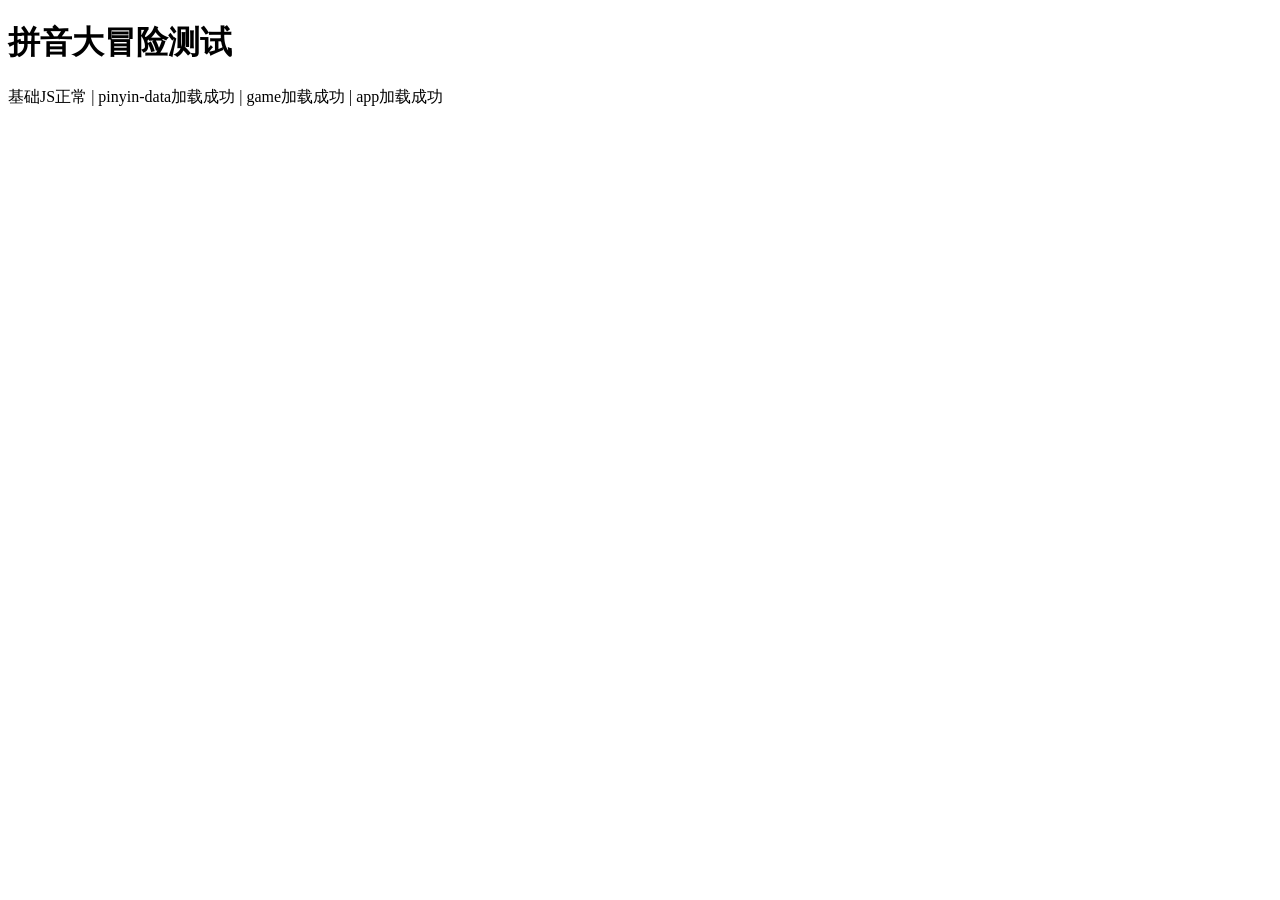
<file: test.html>
<!DOCTYPE html>
<html>
<head>
    <meta charset="UTF-8">
    <title>测试</title>
</head>
<body>
    <h1>拼音大冒险测试</h1>
    <div id="test">加载中...</div>
    
    <script>
        document.getElementById('test').textContent = '基础JS正常';
    </script>
    <script src="js/pinyin-data.js"></script>
    <script>
        if (typeof pinyinData !== 'undefined') {
            document.getElementById('test').textContent += ' | pinyin-data加载成功';
        }
    </script>
    <script src="js/game.js"></script>
    <script>
        if (typeof game !== 'undefined') {
            document.getElementById('test').textContent += ' | game加载成功';
        } else {
            document.getElementById('test').textContent += ' | game加载失败';
        }
    </script>
    <script src="js/app.js"></script>
    <script>
        if (typeof app !== 'undefined') {
            document.getElementById('test').textContent += ' | app加载成功';
        } else {
            document.getElementById('test').textContent += ' | app加载失败';
        }
    </script>
</body>
</html>
</file>
